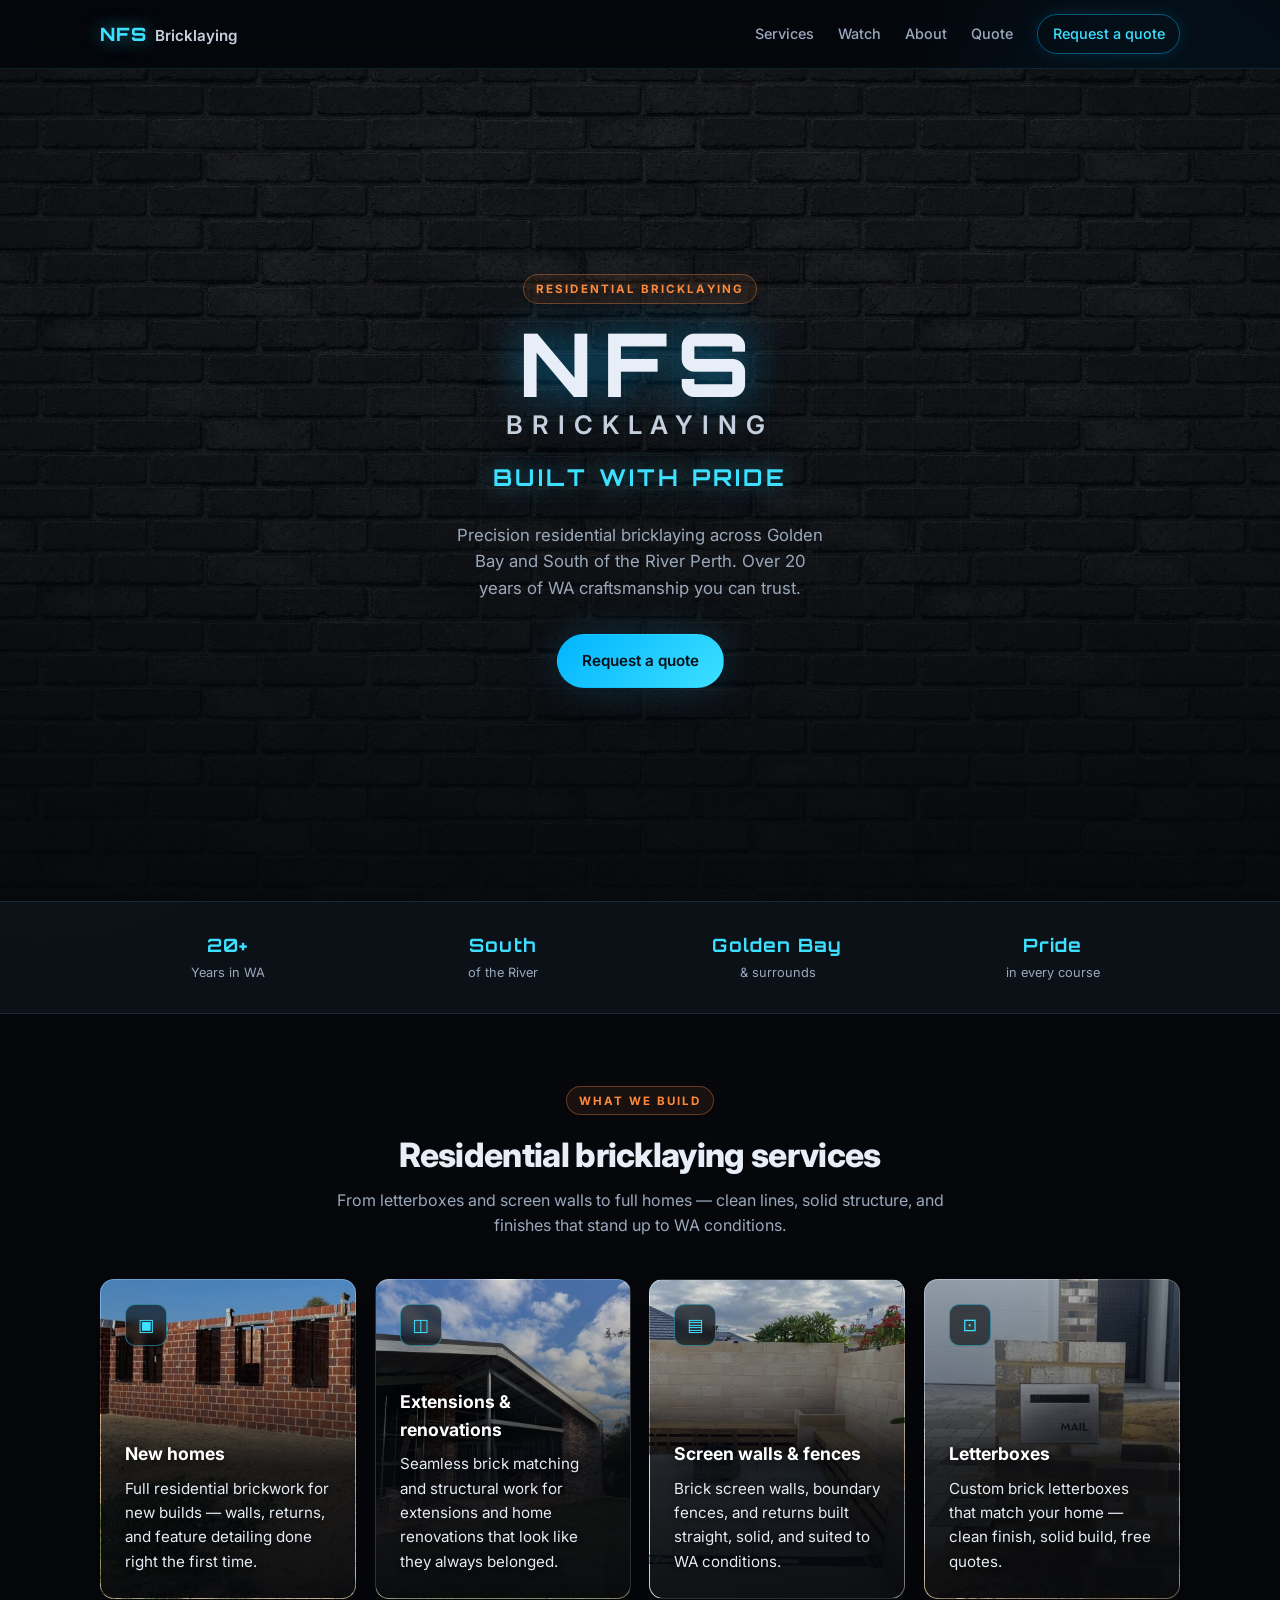
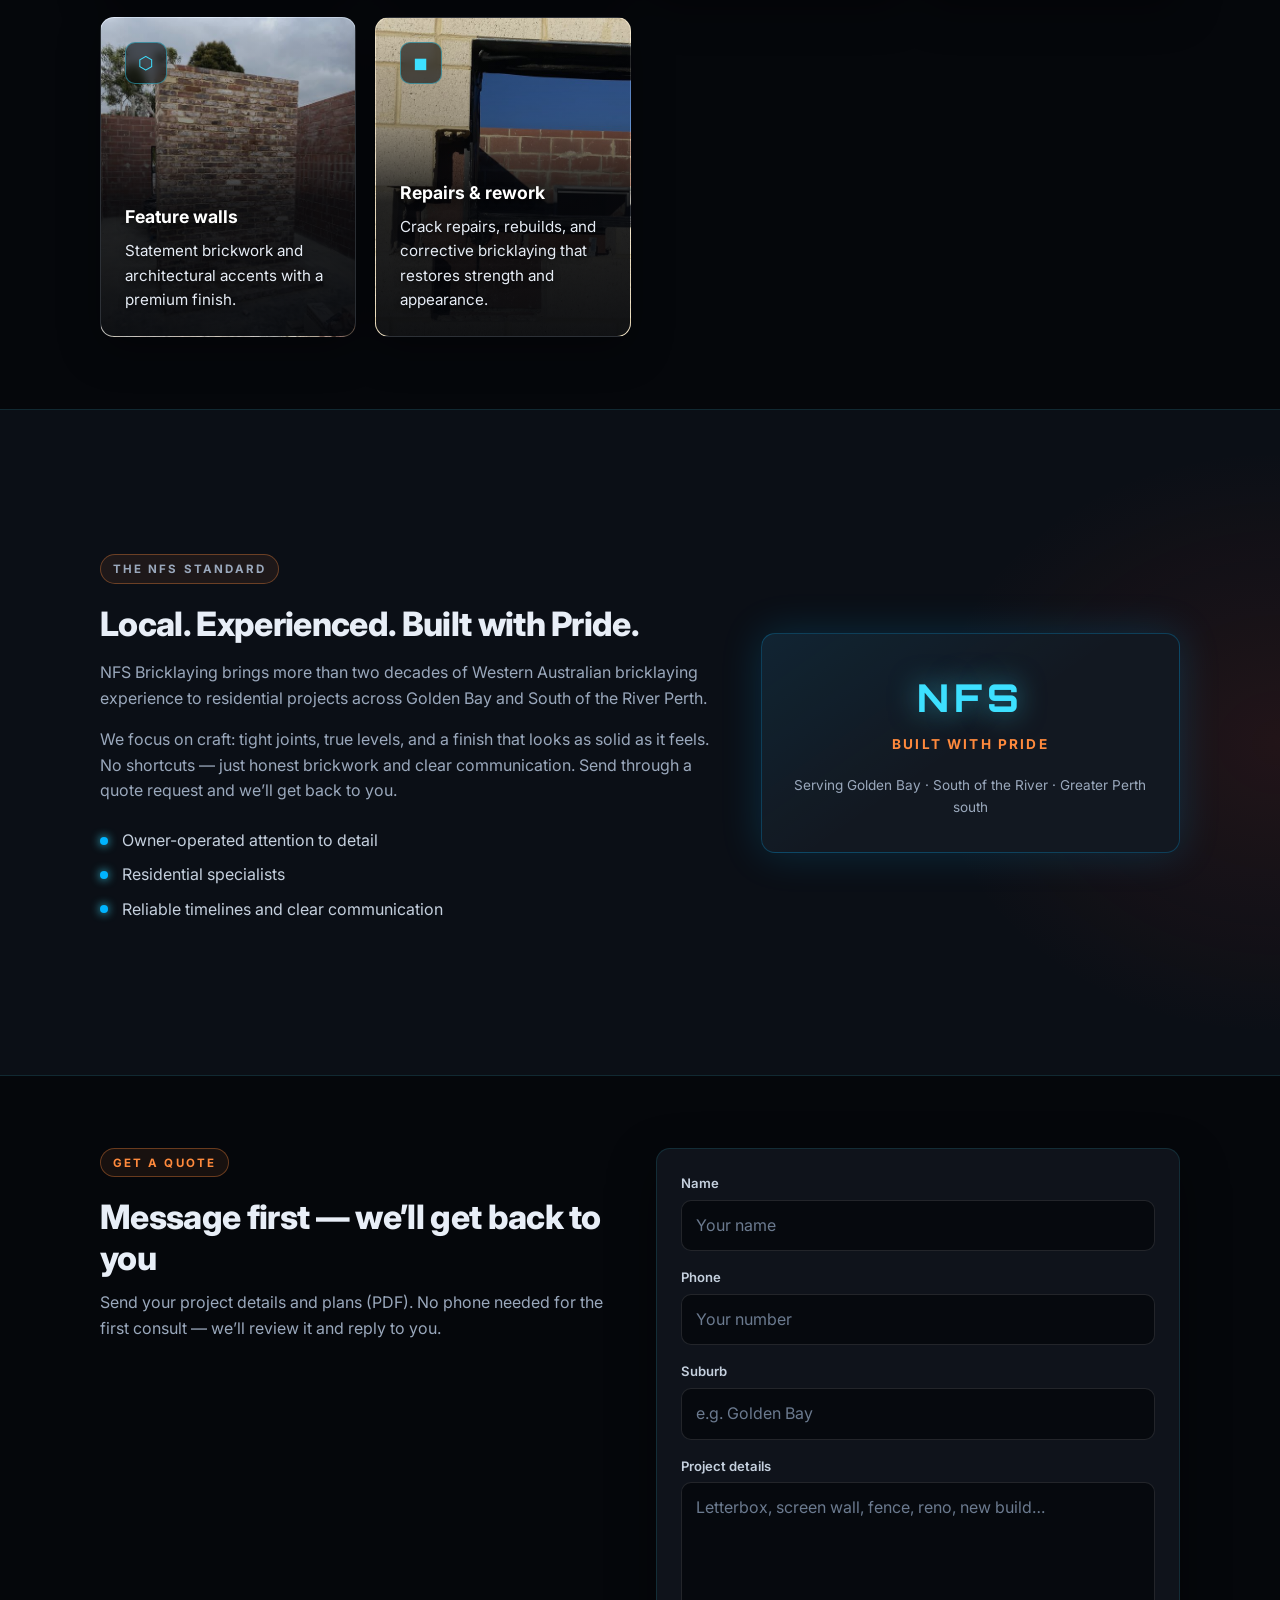
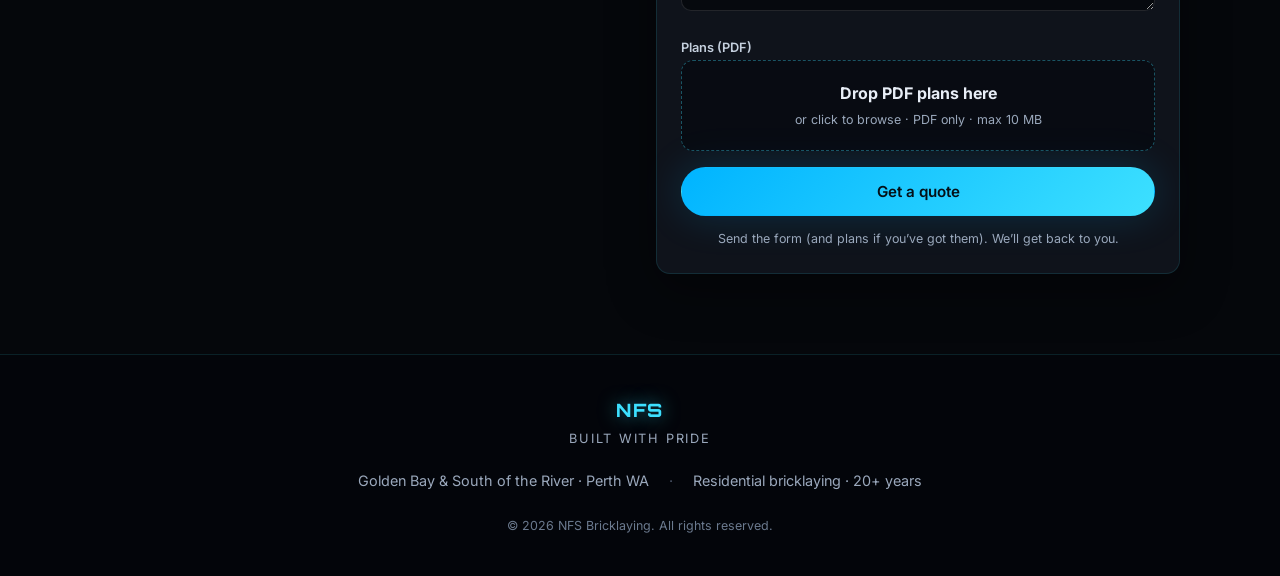
<file: index.html>
<!DOCTYPE html>
<html lang="en">
<head>
  <meta charset="UTF-8" />
  <meta name="viewport" content="width=device-width, initial-scale=1.0" />
  <meta name="description" content="NFS Bricklaying — Screen walls, fences, letterboxes, renovations and residential brickwork across Golden Bay and South of the River Perth. Built with Pride." />
  <title>NFS Bricklaying | Built with Pride</title>
  <link rel="preconnect" href="https://fonts.googleapis.com" />
  <link rel="preconnect" href="https://fonts.gstatic.com" crossorigin />
  <link href="https://fonts.googleapis.com/css2?family=Inter:wght@400;500;600;700;800&family=Orbitron:wght@600;700;800&family=Caveat:wght@600;700&display=swap" rel="stylesheet" />
  <link rel="stylesheet" href="styles.css?v=20261006p6" />
</head>
<body>
  <div class="glow-orb glow-orb--cyan" aria-hidden="true"></div>
  <div class="glow-orb glow-orb--red" aria-hidden="true"></div>

  <!-- Sticky Nav -->
  <header class="nav" id="top">
    <div class="nav__inner">
      <a class="nav__brand" href="#top" aria-label="NFS Bricklaying home">
        <span class="nav__mark">NFS</span>
        <span class="nav__name">Bricklaying</span>
      </a>
      <button class="nav__toggle" id="navToggle" aria-label="Open menu" aria-expanded="false">
        <span></span><span></span><span></span>
      </button>
      <nav class="nav__links" id="navLinks">
        <a href="#services">Services</a>
        <a href="videos.html" data-portal-trigger>Watch</a>
        <a href="#about">About</a>
        <a href="#contact">Quote</a>
        <a class="nav__cta" href="#contact">Request a quote</a>
      </nav>
    </div>
  </header>

  <main>
    <!-- Hero -->
    <section class="hero">
      <div class="hero__grid" aria-hidden="true"></div>
      <div class="hero__content">
        <p class="eyebrow">Residential bricklaying</p>
        <h1 class="hero__title">
          <span class="hero__brand">NFS</span>
          <span class="hero__sub">Bricklaying</span>
        </h1>
        <p class="hero__slogan">Built with Pride</p>
        <p class="hero__lead">
          Precision residential bricklaying across Golden Bay and South of the River Perth.
          Over 20 years of WA craftsmanship you can trust.
        </p>
        <div class="hero__actions">
          <a class="btn btn--primary" href="#contact">Request a quote</a>
        </div>
      </div>

      <!-- Secret door portal (built by script.js around the logo) -->
      <div class="portal" id="portal" aria-hidden="true">
        <div class="portal__light"></div>
        <div class="portal__spill"></div>
        <div class="portal__stage">
          <div class="portal__leaf">
            <div class="portal__face portal__face--edge2"></div>
            <div class="portal__face portal__face--edge"></div>
            <div class="portal__face portal__face--front">
              <div class="portal__logo"></div>
              <div class="portal__shade"></div>
            </div>
          </div>
        </div>
        <svg class="portal__svg" xmlns="http://www.w3.org/2000/svg">
          <defs>
            <filter id="portalBlur" x="-20%" y="-20%" width="140%" height="140%">
              <feGaussianBlur stdDeviation="5" />
            </filter>
            <radialGradient id="portalSpark">
              <stop offset="0" stop-color="#ffffff" stop-opacity="1" />
              <stop offset="0.35" stop-color="#9ff0ff" stop-opacity="0.85" />
              <stop offset="1" stop-color="#1ec8ff" stop-opacity="0" />
            </radialGradient>
          </defs>
          <path class="portal__ghost" d="" />
          <g class="portal__pulses"></g>
          <path class="portal__hint-trail" d="" />
          <path class="portal__hint" d="" />
          <path class="portal__trace portal__trace--glow" d="" filter="url(#portalBlur)" />
          <path class="portal__trace portal__trace--core" d="" />
          <path class="portal__trace portal__trace--hot" d="" />
          <circle class="portal__spark-halo" r="18" fill="url(#portalSpark)" cx="-99" cy="-99" />
          <circle class="portal__spark" r="3.2" cx="-99" cy="-99" />
        </svg>
        <div class="portal__hit"></div>
        <div class="portal__tip">Knock knock&hellip;</div>
      </div>
      <button type="button" class="portal__btn" id="portalBtn" aria-label="Open the secret door to the videos">Open the secret door</button>
      <div class="card-brick" id="cardBrick" aria-hidden="true"></div>
      <button type="button" class="card-brick-btn" id="cardBrickBtn" aria-label="Open Nathe's digital business card">Business card</button>
    </section>
    <div class="portal-flash" id="portalFlash" aria-hidden="true"></div>
    <div class="bc-modal" id="bcModal" hidden>
      <div class="bc-dialog" role="dialog" aria-modal="true" aria-labelledby="bcModalTitle">
        <button type="button" class="bc-close" data-bc-close aria-label="Close business card">&times;</button>
        <div class="bc-card"></div>
        <p class="bc-pagelink"><button type="button" class="bc-linkbtn" data-bc-openpage>Open as a page</button> &middot; <button type="button" class="bc-linkbtn" data-bc-close>Back to the wall</button></p>
      </div>
    </div>

    <!-- Trust strip -->
    <section class="trust" aria-label="Why choose NFS">
      <div class="trust__inner">
        <div class="trust__item">
          <span class="trust__value">20+</span>
          <span class="trust__label">Years in WA</span>
        </div>
        <div class="trust__item">
          <span class="trust__value">South</span>
          <span class="trust__label">of the River</span>
        </div>
        <div class="trust__item">
          <span class="trust__value">Golden Bay</span>
          <span class="trust__label">&amp; surrounds</span>
        </div>
        <div class="trust__item">
          <span class="trust__value">Pride</span>
          <span class="trust__label">in every course</span>
        </div>
      </div>
    </section>

    <!-- Services -->
    <section class="section" id="services">
      <div class="section__head">
        <p class="eyebrow">What we build</p>
        <h2>Residential bricklaying services</h2>
        <p class="section__lead">From letterboxes and screen walls to full homes — clean lines, solid structure, and finishes that stand up to WA conditions.</p>
      </div>
      <div class="cards">
        <article class="card card--photo card--new-homes">
          <div class="card__icon" aria-hidden="true">▣</div>
          <h3>New homes</h3>
          <p>Full residential brickwork for new builds — walls, returns, and feature detailing done right the first time.</p>
        </article>
        <article class="card card--photo card--extensions">
          <div class="card__icon" aria-hidden="true">◫</div>
          <h3>Extensions &amp; renovations</h3>
          <p>Seamless brick matching and structural work for extensions and home renovations that look like they always belonged.</p>
        </article>
        <article class="card card--photo card--screen-walls">
          <div class="card__icon" aria-hidden="true">▤</div>
          <h3>Screen walls &amp; fences</h3>
          <p>Brick screen walls, boundary fences, and returns built straight, solid, and suited to WA conditions.</p>
        </article>
        <article class="card card--photo card--letterboxes">
          <div class="card__icon" aria-hidden="true">⊡</div>
          <h3>Letterboxes</h3>
          <p>Custom brick letterboxes that match your home — clean finish, solid build, free quotes.</p>
        </article>
        <article class="card card--photo card--feature-walls">
          <div class="card__icon" aria-hidden="true">⬡</div>
          <h3>Feature walls</h3>
          <p>Statement brickwork and architectural accents with a premium finish.</p>
        </article>
        <article class="card card--photo card--repairs">
          <div class="card__icon" aria-hidden="true">◼</div>
          <h3>Repairs &amp; rework</h3>
          <p>Crack repairs, rebuilds, and corrective bricklaying that restores strength and appearance.</p>
        </article>
      </div>
    </section>

    <!-- About -->
    <section class="section section--about" id="about">
      <div class="about">
        <div class="about__copy">
          <p class="eyebrow">The NFS standard</p>
          <h2>Local. Experienced. Built with Pride.</h2>
          <p>
            NFS Bricklaying brings more than two decades of Western Australian bricklaying experience
            to residential projects across Golden Bay and South of the River Perth.
          </p>
          <p>
            We focus on craft: tight joints, true levels, and a finish that looks as solid as it feels.
            No shortcuts — just honest brickwork and clear communication. Send through a quote request and we’ll get back to you.
          </p>
          <ul class="about__points">
            <li>Owner-operated attention to detail</li>
            <li>Residential specialists</li>
            <li>Reliable timelines and clear communication</li>
          </ul>
        </div>
        <div class="about__panel">
          <div class="about__badge">
            <span class="about__badge-mark">NFS</span>
            <span class="about__badge-text">Built with Pride</span>
          </div>
          <p class="about__panel-note">Serving Golden Bay · South of the River · Greater Perth south</p>
        </div>
      </div>
    </section>

    <!-- Contact CTA + form -->
    <section class="section section--contact" id="contact">
      <div class="contact">
        <div class="contact__intro">
          <p class="eyebrow">Get a quote</p>
          <h2>Message first — we’ll get back to you</h2>
          <p class="section__lead">
            Send your project details and plans (PDF). No phone needed for the first consult —
            we’ll review it and reply to you.
          </p>
        </div>
        <form class="form" id="contactForm" action="https://formsubmit.co/nstride@nfsbricklaying.org" method="POST" enctype="multipart/form-data" novalidate>
          <input type="hidden" name="_subject" value="NFS Bricklaying quote / plans" />
          <input type="hidden" name="_template" value="table" />
          <input type="hidden" name="_captcha" value="false" />
          <input type="text" name="_honey" style="display:none" tabindex="-1" autocomplete="off" />
          <div class="form__row">
            <label for="name">Name</label>
            <input type="text" id="name" name="name" placeholder="Your name" required autocomplete="name" />
          </div>
          <div class="form__row">
            <label for="phone">Phone</label>
            <input type="tel" id="phone" name="phone" placeholder="Your number" required autocomplete="tel" />
          </div>
          <div class="form__row">
            <label for="suburb">Suburb</label>
            <input type="text" id="suburb" name="suburb" placeholder="e.g. Golden Bay" autocomplete="address-level2" />
          </div>
          <div class="form__row">
            <label for="message">Project details</label>
            <textarea id="message" name="message" rows="4" placeholder="Letterbox, screen wall, fence, reno, new build…" required></textarea>
          </div>
          <div class="form__row">
            <span class="form__label" id="plansLabel">Plans (PDF)</span>
            <div class="drop" id="plansDrop" role="button" tabindex="0" aria-labelledby="plansLabel">
              <input type="file" id="plans" name="plans" accept=".pdf,application/pdf" class="drop__input" />
              <div class="drop__ui">
                <p class="drop__title">Drop PDF plans here</p>
                <p class="drop__sub">or click to browse · PDF only · max 10&nbsp;MB</p>
                <p class="drop__file" id="plansFileName" hidden></p>
              </div>
            </div>
          </div>
          <button type="submit" class="btn btn--primary btn--block" id="submitBtn">Get a quote</button>
          <p class="form__hint">Send the form (and plans if you’ve got them). We’ll get back to you.</p>
        </form>
      </div>
    </section>
  </main>

  <!-- Footer -->
  <footer class="footer">
    <div class="footer__inner">
      <div class="footer__brand">
        <span class="nav__mark">NFS</span>
        <span class="footer__slogan">Built with Pride</span>
      </div>
      <div class="footer__meta">
        <span>Golden Bay &amp; South of the River · Perth WA</span>
        <span>Residential bricklaying · 20+ years</span>
      </div>
      <p class="footer__copy">&copy; <span id="year"></span> NFS Bricklaying. All rights reserved.</p>
    </div>
  </footer>

  <script src="script.js?v=20261006p6"></script>
  <script src="card.js?v=20261006p6"></script>
</body>
</html>
</file>
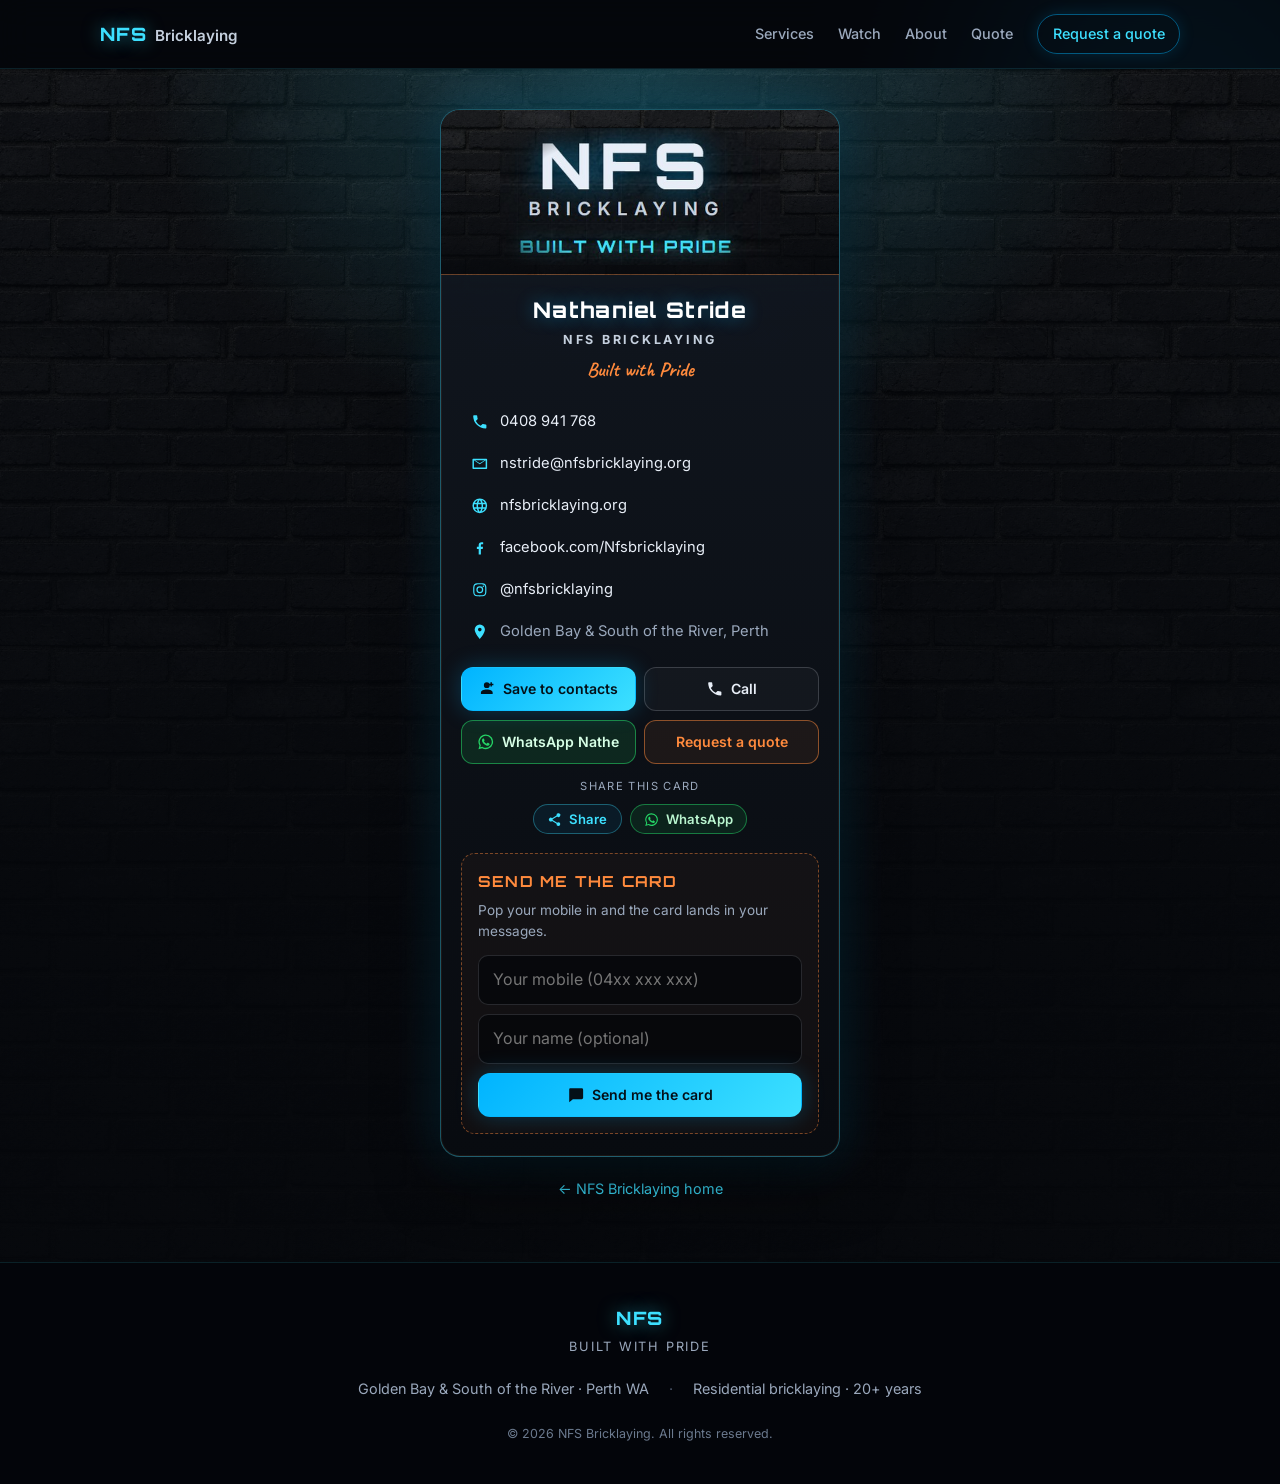
<file: card.html>
<!DOCTYPE html>
<html lang="en">
<head>
  <meta charset="UTF-8" />
  <meta name="viewport" content="width=device-width, initial-scale=1.0" />
  <meta name="description" content="Nathaniel Stride, NFS Bricklaying - Built with Pride. Call 0408 941 768. Residential bricklaying across Golden Bay &amp; South of the River, Perth." />
  <meta name="robots" content="noindex, nofollow" />
  <meta property="og:title" content="Nathaniel Stride - NFS Bricklaying" />
  <meta property="og:description" content="Built with Pride. 0408 941 768 - Golden Bay &amp; South of the River, Perth." />
  <meta property="og:image" content="https://nfsbricklaying.org/media/card-og.jpg" />
  <meta property="og:url" content="https://nfsbricklaying.org/card.html" />
  <meta property="og:type" content="profile" />
  <title>Nathaniel Stride | NFS Bricklaying - digital business card</title>
  <link rel="preconnect" href="https://fonts.googleapis.com" />
  <link rel="preconnect" href="https://fonts.gstatic.com" crossorigin />
  <link href="https://fonts.googleapis.com/css2?family=Inter:wght@400;500;600;700;800&family=Orbitron:wght@600;700;800&family=Caveat:wght@600;700&display=swap" rel="stylesheet" />
  <link rel="stylesheet" href="styles.css?v=20261006p6" />
</head>
<body class="page-card">
  <div class="glow-orb glow-orb--cyan" aria-hidden="true"></div>
  <div class="glow-orb glow-orb--red" aria-hidden="true"></div>

  <!-- Sticky Nav -->
  <header class="nav" id="top">
    <div class="nav__inner">
      <a class="nav__brand" href="index.html" aria-label="NFS Bricklaying home">
        <span class="nav__mark">NFS</span>
        <span class="nav__name">Bricklaying</span>
      </a>
      <button class="nav__toggle" id="navToggle" aria-label="Open menu" aria-expanded="false">
        <span></span><span></span><span></span>
      </button>
      <nav class="nav__links" id="navLinks">
        <a href="index.html#services">Services</a>
        <a href="videos.html">Watch</a>
        <a href="index.html#about">About</a>
        <a href="index.html#contact">Quote</a>
        <a class="nav__cta" href="index.html#contact">Request a quote</a>
      </nav>
    </div>
  </header>

  <main>
    <h1 class="bc-sr">Nathaniel Stride - NFS Bricklaying digital business card</h1>
    <div class="bc-card" id="bcardMount"></div>
    <p class="card-page__back"><a href="index.html">&larr; NFS Bricklaying home</a></p>
  </main>

  <!-- Footer -->
  <footer class="footer">
    <div class="footer__inner">
      <div class="footer__brand">
        <span class="nav__mark">NFS</span>
        <span class="footer__slogan">Built with Pride</span>
      </div>
      <div class="footer__meta">
        <span>Golden Bay &amp; South of the River · Perth WA</span>
        <span>Residential bricklaying · 20+ years</span>
      </div>
      <p class="footer__copy">&copy; <span id="year"></span> NFS Bricklaying. All rights reserved.</p>
    </div>
  </footer>

  <script src="script.js?v=20261006p6"></script>
  <script src="card.js?v=20261006p6"></script>
</body>
</html>
</file>
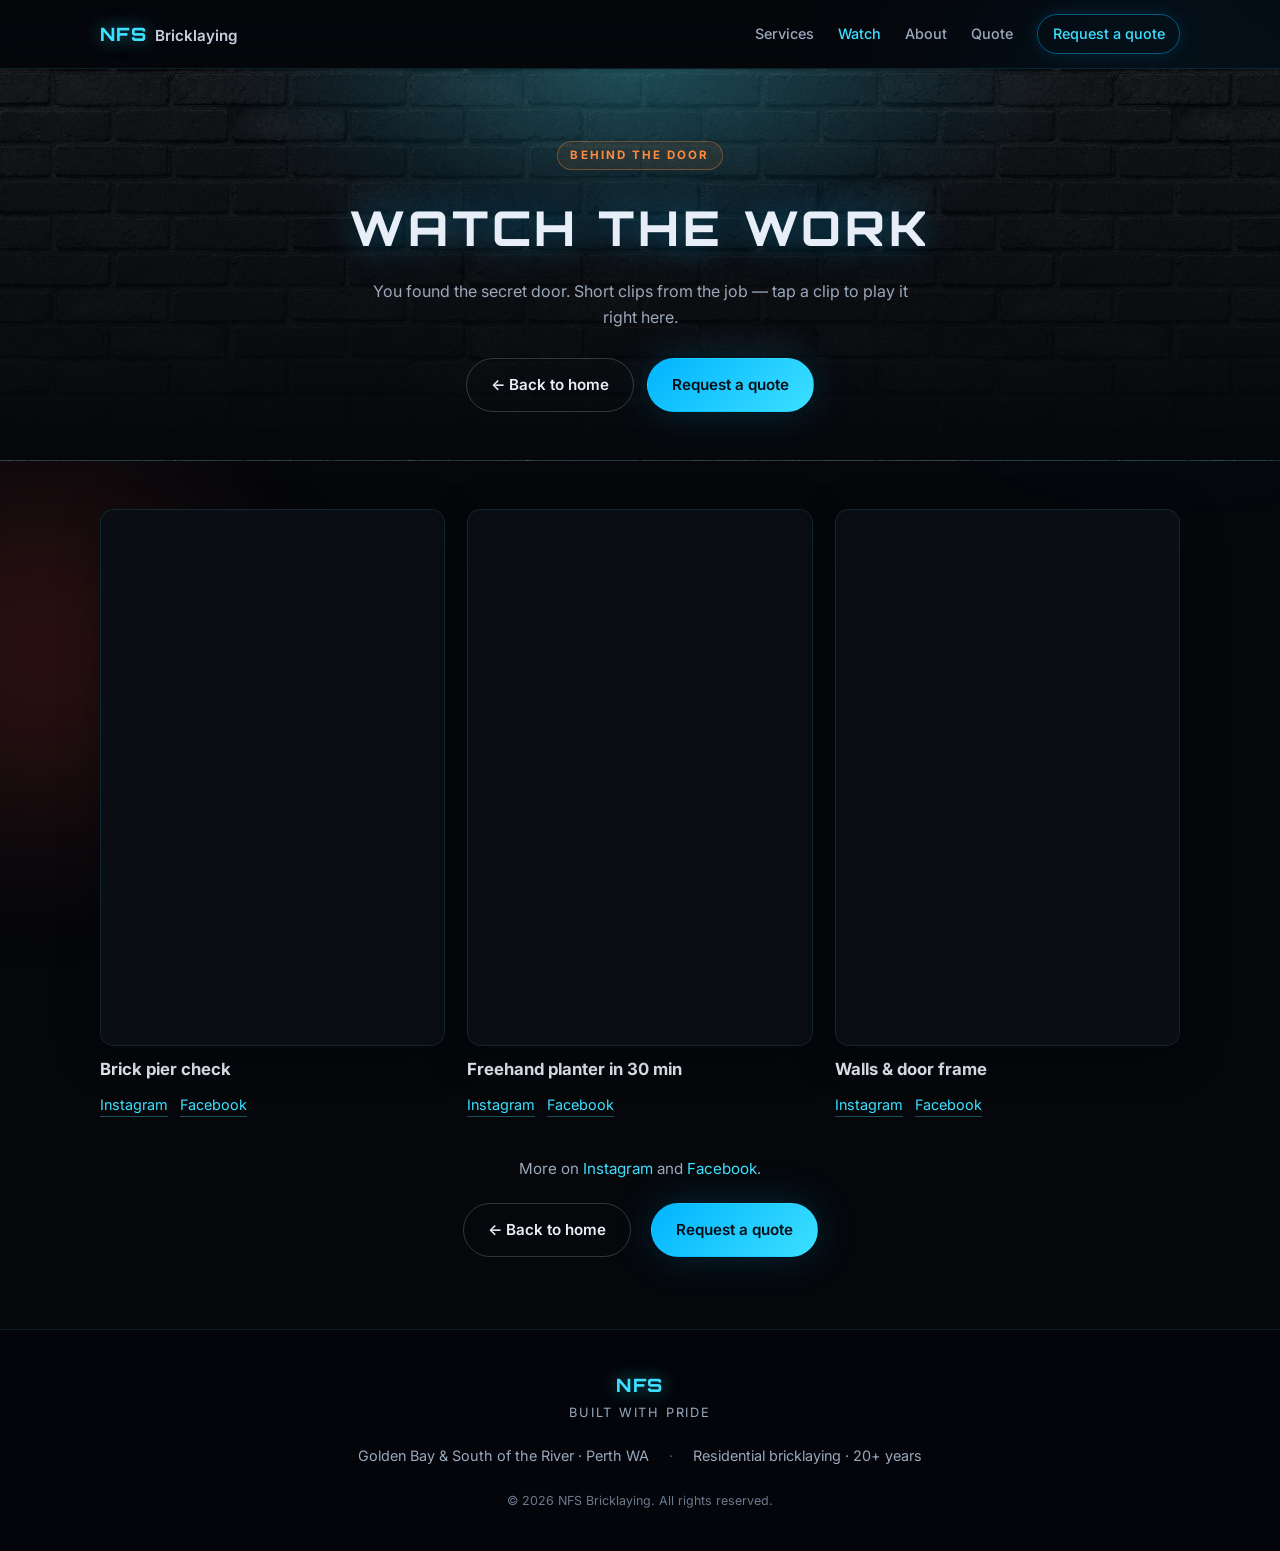
<file: videos.html>
<!DOCTYPE html>
<html lang="en">
<head>
  <meta charset="UTF-8" />
  <meta name="viewport" content="width=device-width, initial-scale=1.0" />
  <meta name="description" content="Watch NFS Bricklaying on the tools — reels from Instagram and Facebook. Screen walls, fences, letterboxes, renovations and residential brickwork across Golden Bay and South of the River Perth. Built with Pride." />
  <title>Watch the work | NFS Bricklaying</title>
  <link rel="preconnect" href="https://fonts.googleapis.com" />
  <link rel="preconnect" href="https://fonts.gstatic.com" crossorigin />
  <link href="https://fonts.googleapis.com/css2?family=Inter:wght@400;500;600;700;800&family=Orbitron:wght@600;700;800&display=swap" rel="stylesheet" />
  <link rel="stylesheet" href="styles.css?v=20261006p6" />
  <script>
    /* Arrived through the secret door? Play the glow entrance. */
    (function () {
      try {
        var t = Number(sessionStorage.getItem("nfsPortal") || 0);
        if (t && Date.now() - t < 15000) document.documentElement.classList.add("portal-enter");
        sessionStorage.removeItem("nfsPortal");
      } catch (e) {}
    })();
  </script>
</head>
<body class="page-videos">
  <div class="portal-enter-glow" aria-hidden="true"></div>
  <div class="glow-orb glow-orb--cyan" aria-hidden="true"></div>
  <div class="glow-orb glow-orb--red" aria-hidden="true"></div>

  <!-- Sticky Nav -->
  <header class="nav" id="top">
    <div class="nav__inner">
      <a class="nav__brand" href="index.html" aria-label="NFS Bricklaying home">
        <span class="nav__mark">NFS</span>
        <span class="nav__name">Bricklaying</span>
      </a>
      <button class="nav__toggle" id="navToggle" aria-label="Open menu" aria-expanded="false">
        <span></span><span></span><span></span>
      </button>
      <nav class="nav__links" id="navLinks">
        <a href="index.html#services">Services</a>
        <a href="videos.html" aria-current="page">Watch</a>
        <a href="index.html#about">About</a>
        <a href="index.html#contact">Quote</a>
        <a class="nav__cta" href="index.html#contact">Request a quote</a>
      </nav>
    </div>
  </header>

  <main>
    <section class="vhero" id="watch">
      <p class="eyebrow">Behind the door</p>
      <h1>Watch the work</h1>
      <p class="vhero__lead">You found the secret door. Short clips from the job &mdash; tap a clip to play it right here.</p>
      <div class="vhero__actions">
        <a class="btn btn--ghost" href="index.html">&larr; Back to home</a>
        <a class="btn btn--primary" href="index.html#contact">Request a quote</a>
      </div>
    </section>

    <section class="section section--videos" aria-label="Reels">
      <div class="reels reels--page">
        <article class="reel">
          <div class="reel__thumb reel__thumb--ig reel__thumb--tall">
            <iframe src="https://www.instagram.com/reel/DeByKVUh-LA/embed" title="Brick pier reel" loading="lazy" scrolling="no" allow="autoplay; encrypted-media; picture-in-picture; clipboard-write; web-share; fullscreen" allowfullscreen></iframe>
          </div>
          <h3>Brick pier check</h3>
          <div class="reel__links">
            <a href="https://www.instagram.com/reel/DeByKVUh-LA/" target="_blank" rel="noopener noreferrer">Instagram</a>
            <a href="https://www.facebook.com/reel/1584289016494330" target="_blank" rel="noopener noreferrer">Facebook</a>
          </div>
        </article>
        <article class="reel">
          <div class="reel__thumb reel__thumb--ig reel__thumb--tall">
            <iframe src="https://www.instagram.com/reel/DdoMpMghxp1/embed" title="Freehand planter reel" loading="lazy" scrolling="no" allow="autoplay; encrypted-media; picture-in-picture; clipboard-write; web-share; fullscreen" allowfullscreen></iframe>
          </div>
          <h3>Freehand planter in 30 min</h3>
          <div class="reel__links">
            <a href="https://www.instagram.com/reel/DdoMpMghxp1/" target="_blank" rel="noopener noreferrer">Instagram</a>
            <a href="https://www.facebook.com/reel/1465141355670410" target="_blank" rel="noopener noreferrer">Facebook</a>
          </div>
        </article>
        <article class="reel">
          <div class="reel__thumb reel__thumb--ig">
            <iframe src="https://www.instagram.com/reel/DdJ2-VHFSMq/embed" title="Walls and door frame reel" loading="lazy" scrolling="no" allow="autoplay; encrypted-media; picture-in-picture; clipboard-write; web-share; fullscreen" allowfullscreen></iframe>
          </div>
          <h3>Walls &amp; door frame</h3>
          <div class="reel__links">
            <a href="https://www.instagram.com/reel/DdJ2-VHFSMq/" target="_blank" rel="noopener noreferrer">Instagram</a>
            <a href="https://www.facebook.com/reel/2707150116354052" target="_blank" rel="noopener noreferrer">Facebook</a>
          </div>
        </article>
      </div>
      <div class="videos-foot">
        <p class="reels__more">
        More on
        <a href="https://www.instagram.com/nfsbricklaying/" target="_blank" rel="noopener noreferrer">Instagram</a>
        and
        <a href="https://www.facebook.com/Nfsbricklaying" target="_blank" rel="noopener noreferrer">Facebook</a>.
      </p>
        <a class="btn btn--ghost" href="index.html">&larr; Back to home</a>
        <a class="btn btn--primary" href="index.html#contact">Request a quote</a>
      </div>
    </section>
  </main>

  <!-- Footer -->
  <footer class="footer">
    <div class="footer__inner">
      <div class="footer__brand">
        <span class="nav__mark">NFS</span>
        <span class="footer__slogan">Built with Pride</span>
      </div>
      <div class="footer__meta">
        <span>Golden Bay &amp; South of the River · Perth WA</span>
        <span>Residential bricklaying · 20+ years</span>
      </div>
      <p class="footer__copy">&copy; <span id="year"></span> NFS Bricklaying. All rights reserved.</p>
    </div>
  </footer>

  <script src="script.js?v=20261006p6"></script>
</body>
</html>
</file>
<file: styles.css>
/* NFS Bricklaying — cinematic dark UI */
:root {
  --bg-deep: #05070b;
  --bg: #0b0f16;
  --bg-elevated: #121821;
  --cyan: #00b4ff;
  --cyan-glow: #3de0ff;
  --brick: #c23b2a;
  --gold: #ff8a3d;
  --text: #e8eef7;
  --text-muted: #9aa8bc;
  --silver: #c5d0de;
  --border: rgba(61, 224, 255, 0.12);
  --radius: 14px;
  --shadow-glow: 0 0 40px rgba(0, 180, 255, 0.18);
  --font: "Inter", system-ui, -apple-system, sans-serif;
  --display: "Orbitron", "Inter", sans-serif;
  --nav-h: 68px;
}

*,
*::before,
*::after {
  box-sizing: border-box;
}

html {
  scroll-behavior: smooth;
}

body {
  margin: 0;
  font-family: var(--font);
  background: var(--bg-deep);
  color: var(--text);
  line-height: 1.6;
  min-height: 100vh;
  overflow-x: hidden;
  -webkit-font-smoothing: antialiased;
}

img {
  max-width: 100%;
}

a {
  color: inherit;
  text-decoration: none;
}

/* Ambient glow orbs */
.glow-orb {
  position: fixed;
  border-radius: 50%;
  filter: blur(90px);
  pointer-events: none;
  z-index: 0;
  opacity: 0.35;
}

.glow-orb--cyan {
  width: 420px;
  height: 420px;
  background: var(--cyan);
  top: -80px;
  right: -100px;
}

.glow-orb--red {
  width: 320px;
  height: 320px;
  background: var(--brick);
  bottom: 10%;
  left: -120px;
  opacity: 0.22;
}

/* Nav */
.nav {
  position: sticky;
  top: 0;
  z-index: 100;
  backdrop-filter: blur(16px);
  -webkit-backdrop-filter: blur(16px);
  background: rgba(5, 7, 11, 0.82);
  border-bottom: 1px solid var(--border);
}

.nav__inner {
  max-width: 1120px;
  margin: 0 auto;
  padding: 0 1.25rem;
  height: var(--nav-h);
  display: flex;
  align-items: center;
  justify-content: space-between;
  gap: 1rem;
}

.nav__brand {
  display: flex;
  align-items: baseline;
  gap: 0.45rem;
  z-index: 2;
}

.nav__mark {
  font-family: var(--display);
  font-weight: 800;
  letter-spacing: 0.08em;
  font-size: 1.15rem;
  color: var(--cyan-glow);
  text-shadow: 0 0 18px rgba(61, 224, 255, 0.55);
}

.nav__name {
  font-weight: 600;
  font-size: 0.95rem;
  color: var(--silver);
}

.nav__toggle {
  display: none;
  flex-direction: column;
  gap: 5px;
  background: transparent;
  border: 0;
  padding: 0.5rem;
  cursor: pointer;
  z-index: 2;
}

.nav__toggle span {
  display: block;
  width: 22px;
  height: 2px;
  background: var(--text);
  border-radius: 2px;
  transition: transform 0.2s, opacity 0.2s;
}

.nav__links {
  display: flex;
  align-items: center;
  gap: 1.5rem;
}

.nav__links a {
  font-size: 0.9rem;
  font-weight: 500;
  color: var(--text-muted);
  transition: color 0.2s;
}

.nav__links a:hover {
  color: var(--cyan-glow);
}

.nav__cta {
  padding: 0.45rem 0.9rem;
  border-radius: 999px;
  border: 1px solid rgba(0, 180, 255, 0.45);
  color: var(--cyan-glow) !important;
  box-shadow: 0 0 16px rgba(0, 180, 255, 0.15);
}

.nav__cta:hover {
  background: rgba(0, 180, 255, 0.1);
}

/* Hero */
.hero {
  position: relative;
  z-index: 1;
  min-height: calc(100vh - var(--nav-h));
  display: flex;
  align-items: center;
  padding: 3.5rem 1.25rem 4rem;
  background-color: var(--bg-deep);
  /* Brick wall is a seamless tile made from the original nfs-brick-bg.png bricks,
     so script.js can line the secret door up with real mortar joints. */
  background-image: var(--wall-layers);
  background-size: var(--wall-sizes);
  background-position: var(--wall-positions);
  background-repeat: no-repeat, no-repeat, repeat;
  overflow: hidden;
  --wall-w: 944px;
  --wall-x: 50%;
  --wall-y: 50%;
  --hero-w: 100%;
  --hero-h: 100%;
  --wall-layers:
    radial-gradient(ellipse 80% 75% at 50% 45%, rgba(5, 7, 11, 0) 45%, rgba(5, 7, 11, 0.55) 100%),
    linear-gradient(180deg, rgba(5, 7, 11, 0.5) 0%, rgba(5, 7, 11, 0.68) 55%, rgba(5, 7, 11, 0.88) 100%),
    url("brick-wall.jpg?v=20261006p1");
  --wall-sizes: var(--hero-w) var(--hero-h), var(--hero-w) var(--hero-h), var(--wall-w) auto;
  --wall-positions: 0 0, 0 0, var(--wall-x) var(--wall-y);
}

.hero__grid {
  position: absolute;
  inset: 0;
  background-image:
    linear-gradient(rgba(61, 224, 255, 0.04) 1px, transparent 1px),
    linear-gradient(90deg, rgba(61, 224, 255, 0.04) 1px, transparent 1px);
  background-size: 48px 48px;
  mask-image: radial-gradient(ellipse 70% 60% at 50% 40%, black, transparent);
  pointer-events: none;
}

.hero__content {
  position: relative;
  max-width: 780px;
  margin: 0 auto;
  text-align: center;
}

.eyebrow {
  display: inline-block;
  margin: 0 0 0.85rem;
  padding: 0.28rem 0.75rem;
  font-size: 0.72rem;
  font-weight: 700;
  letter-spacing: 0.18em;
  text-transform: uppercase;
  color: var(--gold);
  border: 1px solid rgba(255, 138, 61, 0.35);
  border-radius: 999px;
  background: rgba(255, 138, 61, 0.08);
}

.hero__title {
  margin: 0;
  line-height: 1.05;
}

.hero__brand {
  display: block;
  font-family: var(--display);
  font-size: clamp(3.2rem, 12vw, 5.5rem);
  font-weight: 800;
  letter-spacing: 0.12em;
  color: var(--text);
  text-shadow:
    0 0 40px rgba(0, 180, 255, 0.45),
    0 0 80px rgba(0, 180, 255, 0.2);
}

.hero__sub {
  display: block;
  margin-top: 0.15rem;
  font-size: clamp(1.15rem, 3.5vw, 1.6rem);
  font-weight: 600;
  letter-spacing: 0.35em;
  text-transform: uppercase;
  color: var(--silver);
}

.hero__slogan {
  margin: 1.25rem 0 0;
  font-family: var(--display);
  font-size: clamp(1.1rem, 3vw, 1.45rem);
  font-weight: 700;
  letter-spacing: 0.14em;
  text-transform: uppercase;
  color: var(--cyan-glow);
  text-shadow: 0 0 24px rgba(61, 224, 255, 0.5);
}

.hero__lead {
  text-wrap: balance;
  margin: 1.6rem auto 0;
  max-width: 540px;
  color: var(--text-muted);
  font-size: 1.05rem;
}

.hero__actions {
  display: flex;
  flex-wrap: wrap;
  gap: 0.85rem;
  justify-content: center;
  margin-top: 2rem;
}

/* Buttons */
.btn {
  display: inline-flex;
  align-items: center;
  justify-content: center;
  padding: 0.85rem 1.5rem;
  font-family: var(--font);
  font-size: 0.95rem;
  font-weight: 600;
  border-radius: 999px;
  border: 1px solid transparent;
  cursor: pointer;
  transition: transform 0.15s, box-shadow 0.2s, background 0.2s, border-color 0.2s;
}

.btn:hover {
  transform: translateY(-1px);
}

.btn--primary {
  background: linear-gradient(135deg, var(--cyan) 0%, var(--cyan-glow) 100%);
  color: #041018;
  box-shadow: var(--shadow-glow);
}

.btn--primary:hover {
  box-shadow: 0 0 48px rgba(0, 180, 255, 0.4);
}

.btn--ghost {
  background: transparent;
  border-color: rgba(232, 238, 247, 0.2);
  color: var(--text);
}

.btn--ghost:hover {
  border-color: var(--cyan);
  color: var(--cyan-glow);
}

.btn--block {
  width: 100%;
}

/* Trust strip */
.trust {
  position: relative;
  z-index: 1;
  border-block: 1px solid var(--border);
  background: rgba(18, 24, 33, 0.65);
}

.trust__inner {
  max-width: 1120px;
  margin: 0 auto;
  padding: 1.75rem 1.25rem;
  display: grid;
  grid-template-columns: repeat(2, 1fr);
  gap: 1.25rem;
}

.trust__item {
  text-align: center;
}

.trust__value {
  display: block;
  font-family: var(--display);
  font-size: 1.15rem;
  font-weight: 700;
  letter-spacing: 0.06em;
  color: var(--cyan-glow);
}

.trust__label {
  font-size: 0.8rem;
  color: var(--text-muted);
}

/* Sections */
.section {
  position: relative;
  z-index: 1;
  max-width: 1120px;
  margin: 0 auto;
  padding: 4.5rem 1.25rem;
}

.section__head {
  text-align: center;
  max-width: 620px;
  margin: 0 auto 2.5rem;
}

.section h2 {
  margin: 0.4rem 0 0.75rem;
  font-size: clamp(1.55rem, 4vw, 2.1rem);
  font-weight: 800;
  letter-spacing: -0.02em;
  line-height: 1.2;
}

.section__lead {
  margin: 0;
  color: var(--text-muted);
}

/* Cards */
.cards {
  display: grid;
  grid-template-columns: 1fr;
  gap: 1.15rem;
}

.card {
  padding: 1.5rem;
  background: linear-gradient(160deg, rgba(18, 24, 33, 0.95), rgba(11, 15, 22, 0.9));
  border: 1px solid var(--border);
  border-radius: var(--radius);
  box-shadow: 0 12px 40px rgba(0, 0, 0, 0.35);
  transition: border-color 0.2s, box-shadow 0.2s, transform 0.2s;
}

.card:hover {
  border-color: rgba(0, 180, 255, 0.35);
  box-shadow: var(--shadow-glow);
  transform: translateY(-3px);
}

.card__icon {
  width: 42px;
  height: 42px;
  display: grid;
  place-items: center;
  margin-bottom: 1rem;
  font-size: 1.1rem;
  color: var(--cyan-glow);
  border-radius: 10px;
  background: rgba(0, 180, 255, 0.1);
  border: 1px solid rgba(0, 180, 255, 0.25);
}

.card h3 {
  margin: 0 0 0.5rem;
  font-size: 1.1rem;
}

.card p {
  margin: 0;
  color: var(--text-muted);
  font-size: 0.95rem;
}


/* Reels / watch */
.reels {
  display: grid;
  grid-template-columns: repeat(2, 1fr);
  gap: 1.15rem;
}

.reel {
  display: flex;
  flex-direction: column;
  gap: 0.65rem;
}

.reel__thumb {
  position: relative;
  display: block;
  overflow: hidden;
  border-radius: var(--radius);
  border: 1px solid var(--border);
  background: #0a0e14;
  aspect-ratio: 9 / 14;
  box-shadow: 0 12px 40px rgba(0, 0, 0, 0.35);
}

.reel__thumb img {
  width: 100%;
  height: 100%;
  object-fit: cover;
  display: block;
  transition: transform 0.25s ease;
}

.reel__thumb:hover img,
.reel__thumb:focus-visible img {
  transform: scale(1.04);
}

/* Inline embeds, cropped to the same 9:14 box as the old previews */
.reel__thumb iframe {
  position: absolute;
  border: 0;
  display: block;
  background: #0a0e14;
}

/* Instagram embed: 54px header + 4:5 media area (height = 1.25 x width).
   Widen to 124.45% so the media is exactly the box height, centre it,
   and shift up past the header. */
.reel__thumb--ig iframe {
  width: 126.5%;
  left: -13.25%;
  top: -54px;
  height: calc(100% + 54px + 48px);
}

/* Transparent shields over the top and bottom edges of each reel so
   Instagram's cropped header/footer profile links never get hovered
   (that pops up its profile hover card). The middle stays tappable. */
.reel__thumb--ig::before,
.reel__thumb--ig::after {
  content: "";
  position: absolute;
  left: 0;
  right: 0;
  z-index: 2;
  background: transparent;
}

.reel__thumb--ig::before {
  top: 0;
  height: 12px;
}

.reel__thumb--ig::after {
  bottom: 0;
  height: 22px;
}

/* 9:16 reels sit pillarboxed inside Instagram's 4:5 area: zoom so the
   video itself spans the box width, trimming a little top and bottom. */
.reel__thumb--ig.reel__thumb--tall iframe {
  width: 142.22%;
  left: -21.11%;
  top: calc(-54px - 7.14%);
  height: calc(54px + 114.29%);
}

/* Facebook video plugin: 9:16 player, trimmed top/bottom to fit 9:14 */
.reel__thumb--fb iframe {
  width: 100%;
  left: 0;
  height: 114.29%;
  top: -7.14%;
}

.reel__play {
  position: absolute;
  inset: auto auto 0.75rem 0.75rem;
  width: 2.4rem;
  height: 2.4rem;
  display: grid;
  place-items: center;
  border-radius: 999px;
  background: rgba(0, 180, 255, 0.92);
  color: #041018;
  font-size: 0.85rem;
  box-shadow: 0 6px 20px rgba(0, 0, 0, 0.45);
  pointer-events: none;
}

.reel h3 {
  margin: 0;
  font-size: 0.98rem;
}

.reel__links {
  display: flex;
  flex-wrap: wrap;
  gap: 0.75rem;
  font-size: 0.85rem;
}

.reel__links a {
  color: var(--cyan-glow);
  text-decoration: none;
  border-bottom: 1px solid rgba(61, 224, 255, 0.35);
}

.reel__links a:hover {
  color: #fff;
  border-bottom-color: rgba(255, 255, 255, 0.5);
}

.reels__more {
  margin: 1.75rem 0 0;
  color: var(--text-muted);
  font-size: 0.95rem;
}

.reels__more a {
  color: var(--cyan-glow);
}

@media (min-width: 720px) {
  .reels {
    grid-template-columns: repeat(4, 1fr);
  }
}

/* About */
.section--about {
  max-width: none;
  padding-inline: 0;
  background:
    radial-gradient(ellipse 50% 80% at 100% 50%, rgba(194, 59, 42, 0.12), transparent 55%),
    var(--bg);
  border-block: 1px solid var(--border);
}

.about {
  max-width: 1120px;
  margin: 0 auto;
  padding: 4.5rem 1.25rem;
  display: grid;
  gap: 2rem;
}

.about__copy p {
  color: var(--text-muted);
}

.about__points {
  margin: 1.5rem 0 0;
  padding: 0;
  list-style: none;
}

.about__points li {
  position: relative;
  padding-left: 1.4rem;
  margin-bottom: 0.55rem;
  color: var(--silver);
}

.about__points li::before {
  content: "";
  position: absolute;
  left: 0;
  top: 0.55em;
  width: 8px;
  height: 8px;
  border-radius: 50%;
  background: var(--cyan);
  box-shadow: 0 0 10px var(--cyan-glow);
}

.about__panel {
  padding: 2rem;
  border-radius: var(--radius);
  border: 1px solid rgba(0, 180, 255, 0.25);
  background:
    linear-gradient(145deg, rgba(0, 180, 255, 0.08), transparent 50%),
    var(--bg-elevated);
  box-shadow: var(--shadow-glow);
  display: flex;
  flex-direction: column;
  justify-content: center;
  align-items: center;
  text-align: center;
  min-height: 220px;
}

.about__badge-mark {
  display: block;
  font-family: var(--display);
  font-size: 2.4rem;
  font-weight: 800;
  letter-spacing: 0.12em;
  color: var(--cyan-glow);
  text-shadow: 0 0 28px rgba(61, 224, 255, 0.55);
}

.about__badge-text {
  display: block;
  margin-top: 0.35rem;
  font-weight: 700;
  letter-spacing: 0.16em;
  text-transform: uppercase;
  font-size: 0.85rem;
  color: var(--gold);
}

.about__panel-note {
  margin: 1.25rem 0 0;
  font-size: 0.85rem;
  color: var(--text-muted);
}

/* Contact */
.section--contact {
  padding-bottom: 5rem;
}

.contact {
  display: grid;
  gap: 2rem;
}

.link-glow {
  color: var(--cyan-glow);
  text-decoration: underline;
  text-underline-offset: 3px;
}

.form {
  padding: 1.5rem;
  border-radius: var(--radius);
  border: 1px solid var(--border);
  background: rgba(18, 24, 33, 0.78);
  box-shadow: 0 16px 48px rgba(0, 0, 0, 0.4);
}

.form__row {
  margin-bottom: 1rem;
}

.form__row label {
  display: block;
  margin-bottom: 0.35rem;
  font-size: 0.82rem;
  font-weight: 600;
  color: var(--silver);
}

.form__row input,
.form__row textarea {
  width: 100%;
  padding: 0.75rem 0.9rem;
  font: inherit;
  color: var(--text);
  background: rgba(5, 7, 11, 0.75);
  border: 1px solid rgba(232, 238, 247, 0.12);
  border-radius: 10px;
  outline: none;
  transition: border-color 0.2s, box-shadow 0.2s;
}

.form__row input::placeholder,
.form__row textarea::placeholder {
  color: #6b7a8f;
}

.form__row input:focus,
.form__row textarea:focus {
  border-color: var(--cyan);
  box-shadow: 0 0 0 3px rgba(0, 180, 255, 0.2);
}


.form__label {
  font-size: 0.8rem;
  font-weight: 600;
  color: var(--silver);
}

.drop {
  position: relative;
  border: 1.5px dashed rgba(61, 224, 255, 0.35);
  border-radius: 12px;
  background: rgba(5, 7, 11, 0.55);
  padding: 1.25rem 1rem;
  text-align: center;
  cursor: pointer;
  transition: border-color 0.2s, background 0.2s, box-shadow 0.2s;
}

.drop:hover,
.drop:focus-visible,
.drop.is-dragover {
  border-color: var(--cyan);
  background: rgba(0, 180, 255, 0.08);
  box-shadow: 0 0 0 3px rgba(0, 180, 255, 0.15);
  outline: none;
}

.drop.is-ready {
  border-style: solid;
  border-color: rgba(61, 224, 255, 0.55);
}

.drop__input {
  position: absolute;
  inset: 0;
  width: 100%;
  height: 100%;
  opacity: 0;
  cursor: pointer;
}

.drop__title {
  margin: 0 0 0.25rem;
  font-weight: 700;
  color: var(--text);
}

.drop__sub {
  margin: 0;
  font-size: 0.78rem;
  color: var(--text-muted);
}

.drop__file {
  margin: 0.75rem 0 0;
  font-size: 0.85rem;
  font-weight: 600;
  color: var(--cyan-glow);
  word-break: break-all;
}

.form__hint {
  margin: 0.85rem 0 0;
  font-size: 0.78rem;
  color: var(--text-muted);
  text-align: center;
}

/* Footer */
.footer {
  position: relative;
  z-index: 1;
  border-top: 1px solid var(--border);
  background: rgba(4, 6, 10, 0.82);
  padding: 2.5rem 1.25rem;
}

.footer__inner {
  max-width: 1120px;
  margin: 0 auto;
  text-align: center;
}

.footer__brand {
  display: flex;
  flex-direction: column;
  align-items: center;
  gap: 0.25rem;
  margin-bottom: 1.25rem;
}

.footer__slogan {
  font-size: 0.8rem;
  letter-spacing: 0.14em;
  text-transform: uppercase;
  color: var(--text-muted);
}

.footer__meta {
  display: flex;
  flex-direction: column;
  gap: 0.35rem;
  margin-bottom: 1.5rem;
  font-size: 0.9rem;
  color: var(--text-muted);
}

.footer__meta a {
  color: var(--cyan-glow);
  font-weight: 600;
}

.footer__copy {
  margin: 0;
  font-size: 0.78rem;
  color: #6b7a8f;
}

/* Mobile nav */
@media (max-width: 768px) {
  .nav__toggle {
    display: flex;
  }

  .nav__links {
    position: fixed;
    inset: 0 0 auto 0;
    top: 0;
    padding: calc(var(--nav-h) + 1rem) 1.5rem 1.5rem;
    flex-direction: column;
    align-items: stretch;
    gap: 0.25rem;
    background: rgba(5, 7, 11, 0.88);
    border-bottom: 1px solid var(--border);
    transform: translateY(-110%);
    opacity: 0;
    pointer-events: none;
    transition: transform 0.25s ease, opacity 0.25s ease;
  }

  .nav__links.is-open {
    transform: translateY(0);
    opacity: 1;
    pointer-events: auto;
  }

  .nav__links a {
    padding: 0.85rem 0.5rem;
    border-bottom: 1px solid rgba(232, 238, 247, 0.06);
  }

  .nav__cta {
    text-align: center;
    margin-top: 0.5rem;
  }

  body.nav-open {
    overflow: hidden;
  }
}

/* Desktop / tablet up */
@media (min-width: 640px) {
  .trust__inner {
    grid-template-columns: repeat(4, 1fr);
  }

  .cards {
    grid-template-columns: repeat(2, 1fr);
  }
}

@media (min-width: 900px) {
  .about {
    grid-template-columns: 1.2fr 0.8fr;
    align-items: center;
  }

  .contact {
    grid-template-columns: 1fr 1fr;
    align-items: start;
  }

  .footer__meta {
    flex-direction: row;
    flex-wrap: wrap;
    justify-content: center;
    gap: 0.35rem 1.25rem;
  }

  .footer__meta span + span::before,
  .footer__meta a + span::before {
    content: "·";
    margin-right: 1.25rem;
    color: #4a5568;
  }
}

@media (min-width: 1024px) {
  .cards {
    grid-template-columns: repeat(4, 1fr);
  }
}

/* Reduced motion */
@media (prefers-reduced-motion: reduce) {
  html {
    scroll-behavior: auto;
  }

  .btn,
  .card,
  .nav__links {
    transition: none;
  }
}


.hero__logo {
  display: block;
  width: 148px;
  height: 148px;
  margin: 0 auto 1.25rem;
  border-radius: 50%;
  object-fit: cover;
  border: 2px solid rgba(61, 224, 255, 0.45);
  box-shadow: 0 0 32px rgba(0, 180, 255, 0.28), 0 8px 28px rgba(0, 0, 0, 0.45);
}

.about__badge-img {
  display: block;
  width: 168px;
  height: 168px;
  margin: 0 auto 1rem;
  border-radius: 50%;
  object-fit: cover;
  border: 2px solid rgba(61, 224, 255, 0.35);
  box-shadow: 0 0 24px rgba(0, 180, 255, 0.2);
}


/* Service cards: photo backgrounds with text on top */
.card {
  position: relative;
  display: flex;
  flex-direction: column;
  min-height: 260px;
  overflow: hidden;
  isolation: isolate;
}

.card__icon {
  margin-bottom: auto;
}

.card h3 {
  margin-top: 1.25rem;
}

.card--photo {
  background-color: #0b0f16;
  background-size: cover;
  background-repeat: no-repeat;
  border-color: rgba(255, 255, 255, 0.14);
}

.card--photo::before {
  content: "";
  position: absolute;
  inset: 0;
  z-index: -1;
  background:
    linear-gradient(180deg, rgba(5, 7, 11, 0.12) 0%, rgba(5, 7, 11, 0.35) 32%, rgba(5, 7, 11, 0.86) 58%, rgba(5, 7, 11, 0.95) 100%);
  transition: background 0.2s;
}

.card--photo h3 {
  color: #fff;
  text-shadow: 0 2px 8px rgba(0, 0, 0, 0.85);
}

.card--photo p {
  color: #e6ecf5;
  text-shadow: 0 1px 6px rgba(0, 0, 0, 0.9);
}

.card--photo .card__icon {
  background: rgba(5, 7, 11, 0.6);
  border-color: rgba(61, 224, 255, 0.45);
  backdrop-filter: blur(4px);
  -webkit-backdrop-filter: blur(4px);
}

.card--new-homes {
  background-image: url("media/services/new-homes-build.jpg");
  background-size: auto 165%;
  background-position: 42% 88%;
}

.card--extensions {
  background-image: url("media/services/extensions.jpg");
  background-position: 70% 85%;
}

.card--screen-walls {
  background-image: url("media/services/screen-walls.jpg");
  background-position: 55% 40%;
}

.card--letterboxes {
  background-image: url("media/services/letterboxes.jpg");
  background-size: 150% auto;
  background-position: 32% 64%;
}

.card--repairs {
  background-image: url("media/services/repairs.jpg");
  background-position: 58% 18%;
}

.card--feature-walls {
  background-image: url("media/services/feature-wall-recycled.jpg");
  background-position: 30% 35%;
}

@media (max-width: 639px) {
  .card {
    min-height: 240px;
  }
}

@media (min-width: 1024px) {
  .card {
    min-height: 320px;
  }
}


/* =========================================================
   Secret door portal (home hero)
   ========================================================= */
.portal {
  position: absolute;
  inset: 0;
  z-index: 3;
  pointer-events: none;
  display: none;
}

.portal.is-ready {
  display: block;
}

.portal__hit {
  position: absolute;
  pointer-events: auto;
  cursor: pointer;
  -webkit-tap-highlight-color: transparent;
}

.portal.is-busy .portal__hit {
  cursor: default;
}

.portal__svg {
  position: absolute;
  inset: 0;
  width: 100%;
  height: 100%;
  overflow: visible;
  pointer-events: none;
}

.portal__trace {
  fill: none;
  stroke-linejoin: miter;
  stroke-linecap: butt;
  opacity: 0;
}

.portal__trace--glow {
  stroke: #1ec8ff;
  stroke-width: 9;
}

.portal__trace--core {
  stroke: #9feeff;
  stroke-width: 2.4;
}

.portal__trace--hot {
  stroke: #ffffff;
  stroke-width: 3.4;
  stroke-linecap: round;
}

.portal.is-tracing .portal__trace,
.portal.is-open .portal__trace {
  opacity: 1;
}

.portal__spark,
.portal__spark-halo {
  opacity: 0;
}

.portal__spark {
  fill: #fff;
}

.portal.is-tracing .portal__spark,
.portal.is-tracing .portal__spark-halo {
  opacity: 1;
}

.portal.is-complete .portal__spark,
.portal.is-complete .portal__spark-halo,
.portal.is-complete .portal__trace--hot {
  opacity: 0;
  transition: opacity 0.25s;
}

.portal.is-complete .portal__trace--glow {
  animation: portalPulse 0.42s ease-out 1;
}

.portal.is-complete .portal__trace--core {
  animation: portalPulseCore 0.42s ease-out 1;
}

@keyframes portalPulse {
  0% { stroke-width: 9; opacity: 1; }
  40% { stroke-width: 22; opacity: 1; stroke: #9ff0ff; }
  100% { stroke-width: 10; opacity: 1; }
}

@keyframes portalPulseCore {
  0% { stroke: #9feeff; stroke-width: 2.4; }
  40% { stroke: #ffffff; stroke-width: 4.5; }
  100% { stroke: #c9f6ff; stroke-width: 2.6; }
}

/* Hint: bright glow running part-way round the outline, trail + joint pulses */
.portal__hint,
.portal__hint-trail,
.portal__ghost,
.portal__pulses path {
  fill: none;
  stroke-linecap: round;
  stroke-linejoin: round;
  opacity: 0;
}

.portal__hint {
  stroke: #e6fbff;
  stroke-width: 3.2;
  filter: drop-shadow(0 0 4px #3de0ff) drop-shadow(0 0 10px rgba(30, 200, 255, 0.85));
}

.portal__hint-trail {
  stroke: #6fe6ff;
  stroke-width: 2.6;
  filter: drop-shadow(0 0 6px rgba(30, 200, 255, 0.8));
}

.portal__pulses path {
  stroke: #a8f1ff;
  stroke-width: 3;
  filter: drop-shadow(0 0 6px rgba(61, 224, 255, 0.9));
}

/* Hover: the whole outline glows faintly */
.portal__ghost {
  stroke: #3de0ff;
  stroke-width: 1.6;
  filter: drop-shadow(0 0 5px rgba(30, 200, 255, 0.8));
  transition: opacity 0.4s ease;
}

.portal.is-hover .portal__ghost {
  opacity: 0.6;
}

.portal.is-reduced .portal__ghost {
  opacity: 0.22;
}

.portal.is-reduced.is-hover .portal__ghost {
  opacity: 0.6;
}

.portal.is-busy .portal__ghost,
.portal.is-busy .portal__pulses,
.portal.is-busy .portal__hint-trail {
  display: none;
}

.portal__tip {
  position: absolute;
  left: 0;
  top: 0;
  padding: 0.25rem 0.6rem;
  font: 700 1.05rem/1.2 "Caveat", "Inter", cursive;
  letter-spacing: 0.02em;
  color: var(--gold);
  background: rgba(5, 7, 11, 0.82);
  border: 1px solid rgba(255, 138, 61, 0.45);
  border-radius: 8px;
  box-shadow: 0 0 14px rgba(255, 138, 61, 0.18);
  white-space: nowrap;
  pointer-events: none;
  opacity: 0;
  transition: opacity 0.25s ease;
}

.portal.show-tip .portal__tip {
  opacity: 1;
}

.portal.is-busy .portal__tip {
  display: none;
}

/* CTA sits above the door's hit area so it stays clickable on its own */
.hero__actions {
  position: relative;
  z-index: 4;
}

.portal.is-busy .portal__hint {
  display: none;
}

/* Door leaf: a copy of the wall + logo inside the cut-out outline */
.portal__stage {
  position: absolute;
  inset: 0;
  perspective: 1300px;
  visibility: hidden;
}

.portal.is-armed .portal__stage {
  visibility: visible;
}

.portal__leaf {
  position: absolute;
  transform-style: preserve-3d;
  transform-origin: 0 50%;
  transform: rotateY(0deg);
  will-change: transform;
}

.portal.is-open .portal__leaf {
  transform: rotateY(-86deg);
  transition: transform 1.2s cubic-bezier(0.55, 0.02, 0.28, 1);
}

.portal__face {
  position: absolute;
  inset: 0;
  background-image: var(--wall-layers);
  background-size: var(--wall-sizes);
  background-position: var(--door-positions);
  background-repeat: no-repeat, no-repeat, repeat;
}

.portal__face--edge,
.portal__face--edge2 {
  filter: brightness(0.45);
}

.portal__face--edge {
  transform: translateZ(-7px);
}

.portal__face--edge2 {
  transform: translateZ(-14px);
  filter: brightness(0.3);
}

.portal__logo {
  position: absolute;
  inset: 0;
  text-align: center;
}

.portal__logo > * {
  position: absolute;
  margin: 0 !important;
}

.portal__shade {
  position: absolute;
  inset: 0;
  background: linear-gradient(90deg, rgba(0, 0, 0, 0.1), rgba(0, 0, 0, 0.6));
  opacity: 0;
}

.portal.is-open .portal__shade {
  opacity: 1;
  transition: opacity 1.2s ease-in;
}

/* Light behind the door */
.portal__light {
  position: absolute;
  opacity: 0;
  background:
    radial-gradient(ellipse 60% 55% at 50% 52%, #ffffff 0%, #d9f8ff 22%, #6fe3ff 52%, #0aa6e6 80%, #04628c 100%);
}

.portal.is-armed .portal__light {
  opacity: 0;
}

.portal.is-open .portal__light {
  opacity: 1;
  transition: opacity 0.35s ease-out;
}

.portal__spill {
  position: absolute;
  border-radius: 50%;
  background: radial-gradient(closest-side, rgba(61, 224, 255, 0.55), rgba(0, 180, 255, 0.18) 55%, rgba(0, 180, 255, 0) 100%);
  opacity: 0;
  transform: scale(0.6);
}

.portal.is-open .portal__spill {
  opacity: 1;
  transform: scale(1);
  transition: opacity 0.9s ease-out, transform 1.2s ease-out;
}

/* Hero bits that are not on the door fade away as it opens */
.hero.portal-armed .hero__grid {
  opacity: 0;
  transition: opacity 0.4s;
}

.hero.portal-armed .hero__content > .eyebrow,
.hero.portal-armed .hero__content > .hero__title,
.hero.portal-armed .hero__content > .hero__slogan,
.hero.portal-armed .hero__content > .hero__lead,
.hero.portal-armed .hero__content > .hero__actions {
  visibility: hidden;
}

.hero .hero__lead,
.hero .hero__actions {
  transition: opacity 0.45s ease;
}



/* Walking through the doorway */
.hero.portal-walk {
  transform: scale(3.2);
  transition: transform 0.7s cubic-bezier(0.55, 0, 0.9, 0.45);
}

.portal-flash {
  position: fixed;
  inset: 0;
  z-index: 1000;
  pointer-events: none;
  opacity: 0;
  background: radial-gradient(circle at var(--flash-x, 50%) var(--flash-y, 50%), #ffffff 0%, #dff9ff 25%, #7fe6ff 60%, #1ec8ff 100%);
}

.portal-flash.is-on {
  opacity: 1;
  transition: opacity 0.6s ease-in;
}

.portal-flash.is-quick {
  opacity: 1;
  transition: opacity 0.3s ease-in;
}

/* Keyboard-only fallback button: invisible until focused */
.portal__btn {
  position: absolute;
  left: 50%;
  bottom: 1.25rem;
  z-index: 5;
  transform: translateX(-50%);
  padding: 0.45rem 0.95rem;
  font: 600 0.8rem/1.2 var(--font);
  letter-spacing: 0.06em;
  color: var(--cyan-glow);
  background: rgba(5, 7, 11, 0.85);
  border: 1px solid rgba(61, 224, 255, 0.5);
  border-radius: 999px;
  cursor: pointer;
  clip-path: inset(50%);
  opacity: 0;
}

.portal__btn:focus-visible {
  clip-path: none;
  opacity: 1;
  outline: 2px solid var(--cyan-glow);
  outline-offset: 2px;
}

/* =========================================================
   Videos page ("Behind the door")
   ========================================================= */
.vhero {
  position: relative;
  z-index: 1;
  padding: 4.5rem 1.25rem 3rem;
  text-align: center;
  overflow: hidden;
  background-color: var(--bg-deep);
  background-image:
    radial-gradient(ellipse 45% 70% at 50% 0%, rgba(61, 224, 255, 0.28), rgba(0, 180, 255, 0.06) 55%, transparent 75%),
    linear-gradient(180deg, rgba(5, 7, 11, 0.6) 0%, rgba(5, 7, 11, 0.8) 60%, rgba(5, 7, 11, 1) 100%),
    url("brick-wall.jpg?v=20261006p1");
  background-size: 100% 100%, 100% 100%, 944px auto;
  background-position: 0 0, 0 0, center top;
  background-repeat: no-repeat, no-repeat, repeat;
  border-bottom: 1px solid var(--border);
}

.vhero h1 {
  margin: 0.4rem 0 0.75rem;
  font-family: var(--display);
  font-size: clamp(1.8rem, 6vw, 3rem);
  font-weight: 800;
  letter-spacing: 0.08em;
  text-transform: uppercase;
  text-shadow: 0 0 36px rgba(0, 180, 255, 0.45);
}

.vhero__lead {
  margin: 0 auto;
  max-width: 560px;
  color: var(--text-muted);
}

.vhero__actions {
  display: flex;
  flex-wrap: wrap;
  justify-content: center;
  gap: 0.85rem;
  margin-top: 1.75rem;
}

.section--videos {
  max-width: 1280px;
  padding-top: 3rem;
}

.reels--page {
  grid-template-columns: 1fr;
  gap: 1.75rem 1.4rem;
  max-width: 400px;
  margin: 0 auto;
}

.reels--page .reel h3 {
  font-size: 1.05rem;
}

.reels--page .reel__links {
  font-size: 0.9rem;
}

@media (min-width: 640px) {
  .reels--page {
    grid-template-columns: repeat(3, 1fr);
    max-width: 900px;
  }
}

@media (min-width: 900px) {
  .reels--page {
    grid-template-columns: repeat(3, 1fr);
    max-width: 1080px;
  }
}

.videos-foot {
  display: flex;
  flex-wrap: wrap;
  align-items: center;
  justify-content: center;
  gap: 0.85rem 1.25rem;
  margin-top: 2.5rem;
  text-align: center;
}

.videos-foot .reels__more {
  width: 100%;
  margin: 0 0 0.5rem;
}

.nav__links a[aria-current="page"] {
  color: var(--cyan-glow);
}

/* Entrance after walking through the door */
.portal-enter-glow {
  position: fixed;
  inset: 0;
  z-index: 1000;
  pointer-events: none;
  background: radial-gradient(circle at 50% 45%, #ffffff 0%, #dff9ff 25%, #7fe6ff 60%, #1ec8ff 100%);
  opacity: 0;
  display: none;
}

html.portal-enter .portal-enter-glow {
  display: block;
  opacity: 1;
}

html.portal-enter.portal-entered .portal-enter-glow {
  opacity: 0;
  transition: opacity 0.9s ease-out;
}

html.portal-enter main {
  transform: scale(1.08);
  filter: blur(6px);
}

html.portal-enter.portal-entered main {
  transform: none;
  filter: none;
  transition: transform 1s cubic-bezier(0.2, 0.7, 0.2, 1), filter 0.9s ease-out;
}

@media (prefers-reduced-motion: reduce) {
  .portal.is-open .portal__leaf,
  .hero.portal-walk {
    transition: none;
  }

  html.portal-enter main {
    transform: none;
    filter: none;
  }

  html.portal-enter.portal-entered .portal-enter-glow {
    transition: opacity 0.3s;
  }
}

/* =========================================================
   Secret business-card brick + digital business card
   ========================================================= */
.card-brick {
  position: absolute;
  z-index: 3;
  cursor: default;
  background-image: var(--wall-layers);
  background-size: var(--wall-sizes);
  background-position: var(--brick-positions);
  background-repeat: no-repeat, no-repeat, repeat;
  -webkit-tap-highlight-color: transparent;
}

.card-brick-btn {
  position: absolute;
  top: 0.75rem;
  left: 0.75rem;
  z-index: 5;
  padding: 0.4rem 0.85rem;
  font: 600 0.8rem/1.2 var(--font);
  color: var(--cyan-glow);
  background: rgba(5, 7, 11, 0.9);
  border: 1px solid rgba(61, 224, 255, 0.5);
  border-radius: 999px;
  cursor: pointer;
  clip-path: inset(50%);
  opacity: 0;
}

.card-brick-btn:focus-visible {
  clip-path: none;
  opacity: 1;
  outline: 2px solid var(--cyan-glow);
  outline-offset: 2px;
}

.bc-proxy {
  position: fixed;
  z-index: 1101;
  pointer-events: none;
  background-repeat: no-repeat, no-repeat, repeat;
  border-radius: 2px;
}

body.bc-open {
  overflow: hidden;
}

.bc-modal {
  position: fixed;
  inset: 0;
  z-index: 1100;
  background: radial-gradient(ellipse at 50% 40%, rgba(0, 120, 170, 0.28), rgba(2, 4, 8, 0.86) 70%);
  backdrop-filter: blur(6px);
  -webkit-backdrop-filter: blur(6px);
}

.bc-modal[hidden] {
  display: none;
}

.bc-dialog {
  position: relative;
  height: 100%;
  overflow-y: auto;
  padding: 2.5rem 1rem 2rem;
  display: flex;
  flex-direction: column;
  align-items: center;
  -webkit-overflow-scrolling: touch;
}

.bc-close {
  position: fixed;
  top: 0.8rem;
  right: 0.9rem;
  z-index: 2;
  width: 2.5rem;
  height: 2.5rem;
  border-radius: 50%;
  border: 1px solid rgba(61, 224, 255, 0.4);
  background: rgba(5, 7, 11, 0.85);
  color: var(--text);
  font-size: 1.5rem;
  line-height: 1;
  cursor: pointer;
}

.bc-close:hover {
  color: var(--cyan-glow);
  border-color: var(--cyan-glow);
}

.bc-pagelink {
  margin: 1rem 0 0;
  font-size: 0.85rem;
  color: var(--text-muted);
}

.bc-pagelink a,
.bc-linkbtn {
  color: var(--cyan-glow);
  background: none;
  border: 0;
  padding: 0;
  font: inherit;
  cursor: pointer;
  text-decoration: underline;
  text-underline-offset: 3px;
}

/* The card itself */
.bc-card {
  width: 100%;
  max-width: 400px;
  border-radius: 20px;
  overflow: hidden;
  background:
    linear-gradient(180deg, rgba(18, 24, 33, 0.97), rgba(8, 11, 16, 0.98));
  border: 1px solid rgba(61, 224, 255, 0.35);
  box-shadow: 0 0 0 1px rgba(255, 138, 61, 0.08) inset, 0 24px 60px rgba(0, 0, 0, 0.6), 0 0 48px rgba(0, 180, 255, 0.22);
  transform-origin: 50% 50%;
}

.bc-top {
  position: relative;
  padding: 1.1rem 1.25rem 0.6rem;
  background:
    linear-gradient(180deg, rgba(5, 7, 11, 0.35), rgba(5, 7, 11, 0.9)),
    url("brick-wall.jpg?v=20261006p1") center / 560px auto repeat;
  border-bottom: 1px solid rgba(255, 138, 61, 0.35);
  text-align: center;
}

.bc-logo {
  display: block;
  width: 78%;
  height: auto;
  margin: 0 auto;
  border-radius: 10px;
  -webkit-mask-image: radial-gradient(ellipse 70% 72% at 50% 50%, #000 62%, transparent 100%);
  mask-image: radial-gradient(ellipse 70% 72% at 50% 50%, #000 62%, transparent 100%);
}

.bc-body {
  padding: 1.1rem 1.25rem 1.4rem;
}

.bc-name {
  margin: 0;
  font-family: var(--display);
  font-size: 1.35rem;
  font-weight: 800;
  letter-spacing: 0.06em;
  text-align: center;
  color: #fff;
  text-shadow: 0 0 18px rgba(0, 180, 255, 0.45);
}

.bc-org {
  margin: 0.15rem 0 0;
  text-align: center;
  font-weight: 700;
  letter-spacing: 0.22em;
  text-transform: uppercase;
  font-size: 0.78rem;
  color: var(--silver);
}

.bc-tag {
  margin: 0.25rem 0 0;
  text-align: center;
  font-family: "Caveat", var(--font);
  font-weight: 700;
  font-size: 1.25rem;
  color: var(--gold);
}

.bc-list {
  list-style: none;
  margin: 1rem 0 0;
  padding: 0;
  display: grid;
  gap: 0.15rem;
}

.bc-list a,
.bc-static {
  display: flex;
  align-items: center;
  gap: 0.75rem;
  padding: 0.5rem 0.6rem;
  border-radius: 10px;
  font-size: 0.92rem;
  color: var(--text);
  word-break: break-word;
}

.bc-list a:hover {
  background: rgba(0, 180, 255, 0.08);
  color: var(--cyan-glow);
}

.bc-static {
  color: var(--text-muted);
}

.bc-ic {
  width: 1.1rem;
  height: 1.1rem;
  flex: none;
  fill: var(--cyan-glow);
}

.bc-actions {
  display: grid;
  grid-template-columns: 1fr 1fr;
  gap: 0.55rem;
  margin-top: 1rem;
}

.bc-btn {
  display: inline-flex;
  align-items: center;
  justify-content: center;
  gap: 0.45rem;
  min-height: 2.75rem;
  padding: 0.55rem 0.8rem;
  border-radius: 12px;
  font: 600 0.88rem/1.15 var(--font);
  text-align: center;
  color: var(--text);
  background: rgba(255, 255, 255, 0.03);
  border: 1px solid rgba(232, 238, 247, 0.18);
  cursor: pointer;
  transition: border-color 0.2s, background 0.2s, box-shadow 0.2s, transform 0.15s;
}

.bc-btn:hover {
  border-color: var(--cyan);
  transform: translateY(-1px);
}

.bc-btn .bc-ic {
  fill: currentColor;
}

.bc-btn--primary {
  color: #041018;
  background: linear-gradient(135deg, var(--cyan), var(--cyan-glow));
  border-color: transparent;
  box-shadow: 0 0 22px rgba(0, 180, 255, 0.25);
}

.bc-btn--wa {
  color: #d7ffe6;
  background: rgba(37, 211, 102, 0.12);
  border-color: rgba(37, 211, 102, 0.55);
}

.bc-btn--wa .bc-ic {
  fill: #25d366;
}

.bc-btn--wa:hover {
  border-color: #25d366;
  background: rgba(37, 211, 102, 0.2);
  box-shadow: 0 0 18px rgba(37, 211, 102, 0.25);
}

.bc-btn--gold {
  color: var(--gold);
  border-color: rgba(255, 138, 61, 0.5);
  background: rgba(255, 138, 61, 0.07);
}

.bc-btn--gold:hover {
  border-color: var(--gold);
}

.bc-btn--block {
  width: 100%;
}

.bc-btn[disabled] {
  opacity: 0.7;
  cursor: wait;
}

.bc-share {
  display: flex;
  flex-wrap: wrap;
  align-items: center;
  justify-content: center;
  gap: 0.5rem;
  margin-top: 0.9rem;
  font-size: 0.8rem;
  color: var(--text-muted);
}

.bc-share > span {
  width: 100%;
  text-align: center;
  letter-spacing: 0.12em;
  text-transform: uppercase;
  font-size: 0.7rem;
}

.bc-chip {
  display: inline-flex;
  align-items: center;
  gap: 0.4rem;
  padding: 0.4rem 0.85rem;
  border-radius: 999px;
  font: 600 0.82rem/1 var(--font);
  color: var(--cyan-glow);
  background: rgba(0, 180, 255, 0.08);
  border: 1px solid rgba(61, 224, 255, 0.35);
  cursor: pointer;
}

.bc-chip .bc-ic {
  width: 0.95rem;
  height: 0.95rem;
  fill: currentColor;
}

.bc-chip--wa {
  color: #b9f5cf;
  background: rgba(37, 211, 102, 0.1);
  border-color: rgba(37, 211, 102, 0.5);
}

.bc-chip--wa .bc-ic {
  fill: #25d366;
}

.bc-form,
.bc-done {
  margin-top: 1.2rem;
  padding: 1rem;
  border-radius: 14px;
  border: 1px dashed rgba(255, 138, 61, 0.45);
  background: rgba(255, 138, 61, 0.04);
}

.bc-form[hidden],
.bc-done[hidden],
.bc-qr[hidden],
.bc-btn[hidden] {
  display: none;
}

.bc-form__title,
.bc-done__title {
  margin: 0;
  font-family: var(--display);
  font-size: 0.95rem;
  font-weight: 700;
  letter-spacing: 0.08em;
  text-transform: uppercase;
  color: var(--gold);
}

.bc-form__sub,
.bc-done__sub {
  margin: 0.3rem 0 0.75rem;
  font-size: 0.85rem;
  color: var(--text-muted);
}

.bc-form input {
  display: block;
  width: 100%;
  margin-bottom: 0.55rem;
  padding: 0.7rem 0.85rem;
  font: inherit;
  font-size: 16px;
  color: var(--text);
  background: rgba(5, 7, 11, 0.8);
  border: 1px solid rgba(232, 238, 247, 0.14);
  border-radius: 10px;
  outline: none;
}

.bc-form input:focus {
  border-color: var(--cyan);
  box-shadow: 0 0 0 3px rgba(0, 180, 255, 0.2);
}

.bc-form__err {
  margin: 0 0 0.6rem;
  font-size: 0.82rem;
  color: #ff9b7a;
}

.bc-done:focus {
  outline: none;
}

.bc-done__btns {
  display: grid;
  gap: 0.5rem;
}

.bc-qr {
  margin: 1rem 0 0;
  text-align: center;
}

.bc-qr img {
  width: 170px;
  height: 170px;
  padding: 8px;
  background: #fff;
  border-radius: 12px;
  box-shadow: 0 0 22px rgba(0, 180, 255, 0.25);
}

.bc-qr figcaption {
  margin-top: 0.5rem;
  font-size: 0.8rem;
  color: var(--text-muted);
}

.bc-sr {
  position: absolute;
  width: 1px;
  height: 1px;
  overflow: hidden;
  clip-path: inset(50%);
  white-space: nowrap;
}

/* card.html page */
.page-card main {
  position: relative;
  z-index: 1;
  min-height: calc(100vh - var(--nav-h));
  padding: 2.5rem 1rem 3rem;
  display: flex;
  flex-direction: column;
  align-items: center;
  background:
    radial-gradient(ellipse 55% 45% at 50% 0%, rgba(61, 224, 255, 0.22), transparent 70%),
    linear-gradient(180deg, rgba(5, 7, 11, 0.7), rgba(5, 7, 11, 0.96) 70%),
    url("brick-wall.jpg?v=20261006p1") center top / 944px auto repeat;
}

.page-card .bc-card {
  animation: bcIn 0.7s cubic-bezier(0.2, 0.8, 0.25, 1) both;
}

@keyframes bcIn {
  from { opacity: 0; transform: perspective(1200px) rotateY(-25deg) translateY(16px); }
  to { opacity: 1; transform: none; }
}

.card-page__back {
  margin-top: 1.25rem;
  font-size: 0.9rem;
  color: var(--text-muted);
}

.card-page__back a {
  color: var(--cyan-glow);
}

@media (prefers-reduced-motion: reduce) {
  .page-card .bc-card {
    animation: none;
  }
}
</file>
